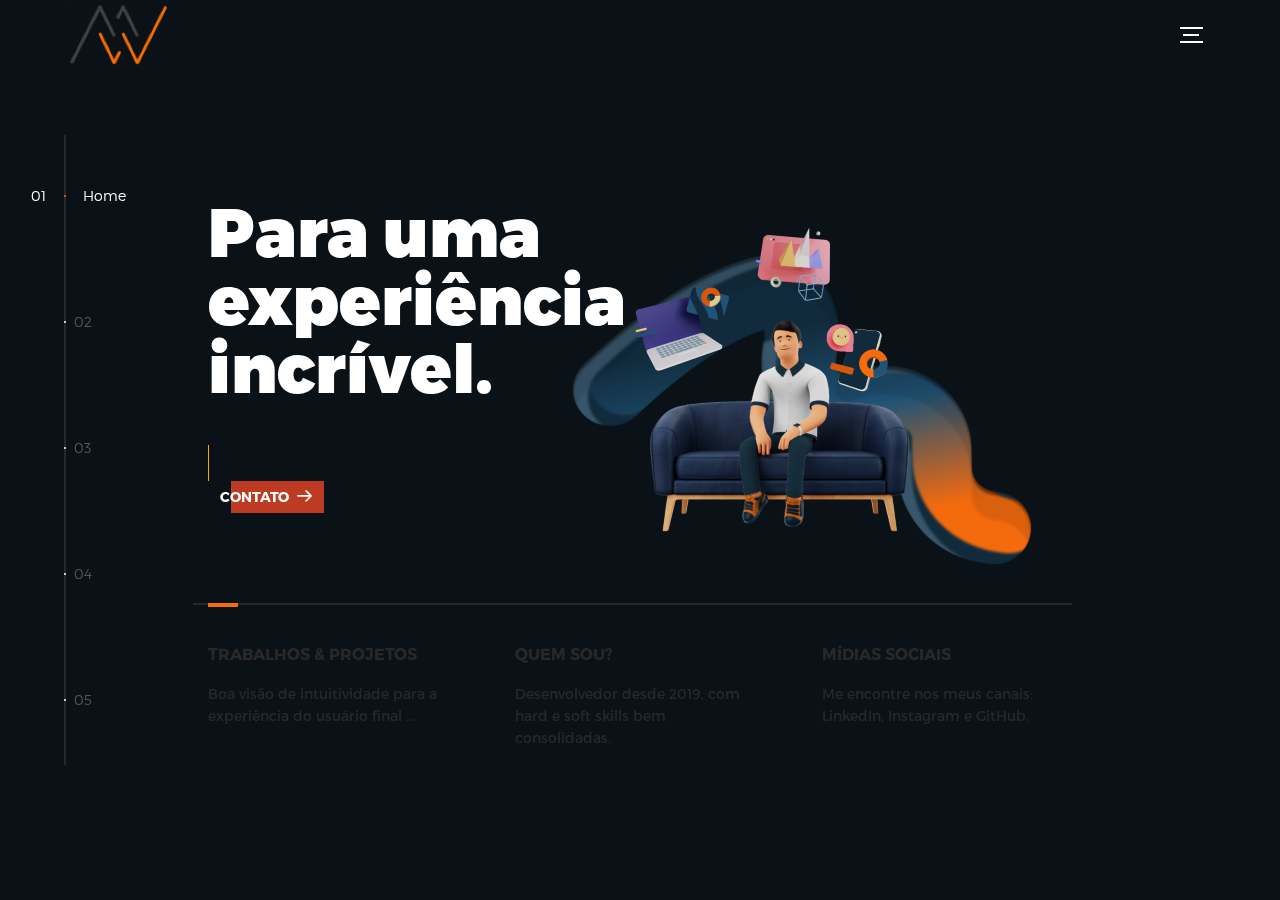
<file: index.html>
<!DOCTYPE html>
<html lang="en">
<head>
  <title>Wesley Martins - Portfolio</title>
  <link rel="shortcut icon" href="assets/img/android-chrome-512x512.png" />
  <meta charset="utf-8">
  <meta name="viewport" content="width=device-width, initial-scale=1">
  <meta http-equiv="X-UA-Compatible" content="IE=edge">
  <meta name="description" content="HTML5 website template">
  <meta name="keywords" content="template, html, sass, jquery">
  <meta name="author" content="Bucky Maler">
  <link rel="stylesheet" href="assets/css/main.css">
</head>
<body>

<!-- notification for small viewports and landscape oriented smartphones -->
<div class="device-notification">
  <a class="device-notification--logo" href="#0">
    <img src="assets/img/logo.png" alt="WM">
    <p>Wesley Martins - Portfolio</p>
  </a>
  <p class="device-notification--message">Por favor, oriente seu dispositivo para retrato ou encontre uma tela maior.</p>
</div>

<div class="perspective effect-rotate-left">
  <div class="container"><div class="outer-nav--return"></div>
    <div id="viewport" class="l-viewport">
      <div class="l-wrapper">
        <header class="header">
          <a class="header--logo" href="#0">
            <img src="assets/img/logo.png" alt="WM">
          </a>
          <div class="header--nav-toggle">
            <span></span>
          </div>
        </header>
        <nav class="l-side-nav">
          <ul class="side-nav">
            <li class="is-active"><span>Home</span></li>
            <li><span>Trabalhos</span></li>
            <li><span>Sobre</span></li>
            <li><span>Mídias</span></li>
            <li><span>Contato</span></li>
          </ul>
        </nav>
        <ul class="l-main-content main-content">
          <li class="l-section section section--is-active">
            <div class="intro">
              <div class="intro--banner">
                <h1>Para uma<br>experiência<br>incrível.</h1>

                <style>
                  .container{
                    display: inline-flexbox;
                  }
                  .typed-out{
                    overflow: hidden;
                    border-right: .1rem solid orange;
                    white-space: nowrap;
                    font-size: 1.4rem;
                    width: 0;
                    animation: 
                      typing 4s steps(20, end) forwards,
                      blink .8s;
                }
                  @keyframes typing {
                    from { width: 0 }
                    to { width: 24rem }
                  }
                  
                </style>
                <div class="typed-out">Web Developer e UI Designer.</div>
                <button class="cta">Contato
                  <svg version="1.1" id="Layer_1" xmlns="http://www.w3.org/2000/svg" xmlns:xlink="http://www.w3.org/1999/xlink" x="0px" y="0px" viewBox="0 0 150 118" style="enable-background:new 0 0 150 118;" xml:space="preserve">
                  <g transform="translate(0.000000,118.000000) scale(0.100000,-0.100000)">
                    <path d="M870,1167c-34-17-55-57-46-90c3-15,81-100,194-211l187-185l-565-1c-431,0-571-3-590-13c-55-28-64-94-18-137c21-20,33-20,597-20h575l-192-193C800,103,794,94,849,39c20-20,39-29,61-29c28,0,63,30,298,262c147,144,272,271,279,282c30,51,23,60-219,304C947,1180,926,1196,870,1167z"/>
                  </g>
                  </svg>
                  <span class="btn-background"></span>
                </button>
                <img src="assets/img/backimg.png" class="img-fluid" alt="Welcome">
              </div>
              <div class="intro--options">
                <a>
                  <h3>Trabalhos &amp; Projetos</h3>
                  <p>Boa visão de intuitividade para a experiência do usuário final ... </p>
                </a>

                <a >
                  <h3>Quem sou?</h3>
                  <p>Desenvolvedor desde 2019, com hard e soft skills bem consolidadas.</p>
                </a>
                <a>
                  <h3>Mídias sociais</h3>
                  <p>Me encontre nos meus canais: LinkedIn, Instagram e GitHub.</p>
                </a>
              </div>
            </div>
          </li>
          <li class="l-section section" >
            <div class="work"  >
              <div class= "prfvr"> 
              <h2>Galeria</h2>
              <div class="work--lockup">
                <ul class="slider">
                  <li class="slider--item slider--item-left">
                    <a href="#0">
                      <div class="slider--item-image">
                        <img src="assets/img/disc.jpg" alt="Distrital">
                      </div>
                      <p class="slider--item-title">Distrital</p>
                      <p class="slider--item-description">Aplicativo desenvolvido para Igreja Adventista Do Sétimo Dia, Distrito Ipiranga. Feito em formato rede social virtual.</p>
                    </a>
                  </li>
                  <li class="slider--item slider--item-center">
                    <a href="https://github.com/wesleybmartins124/UX_MuralMestre.git">
                      <div class="slider--item-image">
                        <img src="assets/img/MM.jpg" alt="Mural do Mestre">
                      </div>
                      <p class="slider--item-title">Mural do Mestre</p>
                      <p class="slider--item-description">Aplicativo acadêmico para a rotina do professor, seja ele de nível básico ao universitário.</p>
                    </a>
                  </li>
                  <li class="slider--item slider--item-right">
                    <a href="https://www.figma.com/proto/PlpVzLmUfYRm51a1R2QqeN?node-id=0%3A1">
                      <div class="slider--item-image">
                        <img src="assets/img/TV.jpg" alt="TravelVacation">
                      </div>
                      <p class="slider--item-title">TravelVacation</p>
                      <p class="slider--item-description">Agência de turismo - TravelVacation realizado no Figma. Exercício de práticas UI (User Interface).</p>
                    </a>
                  </li>
                  <li class="slider--item slider--item">
                    <a href="https://www.figma.com/proto/4jZyB5B9MNay0bGMTRyGlH/Carla-MyWellness?node-id=29%3A12&scaling=scale-down&page-id=0%3A1&starting-point-node-id=24%3A2&show-proto-sidebar=1">
                      <div class="slider--item-image">
                        <img src="assets/img/MW.jpg" alt="MyWellness">
                      </div>
                      <p class="slider--item-title">MyWellness</p>
                      <p class="slider--item-description">Jornada do Usuário, fluxo do usuário, Wireframes e protótipo de alta qualidade feito em 3 dias.</p>
                    </a>
                  </li>
                </ul>
                <div class="slider--prev">
                  <svg version="1.1" id="Layer_1" xmlns="http://www.w3.org/2000/svg" xmlns:xlink="http://www.w3.org/1999/xlink" x="0px" y="0px"
                  viewBox="0 0 150 118" style="enable-background:new 0 0 150 118;" xml:space="preserve">
                  <g transform="translate(0.000000,118.000000) scale(0.100000,-0.100000)">
                    <path d="M561,1169C525,1155,10,640,3,612c-3-13,1-36,8-52c8-15,134-145,281-289C527,41,562,10,590,10c22,0,41,9,61,29
                    c55,55,49,64-163,278L296,510h575c564,0,576,0,597,20c46,43,37,109-18,137c-19,10-159,13-590,13l-565,1l182,180
                    c101,99,187,188,193,199c16,30,12,57-12,84C631,1174,595,1183,561,1169z"/>
                  </g>
                  </svg>
                </div>
                <div class="slider--next">
                  <svg version="1.1" id="Layer_1" xmlns="http://www.w3.org/2000/svg" xmlns:xlink="http://www.w3.org/1999/xlink" x="0px" y="0px" viewBox="0 0 150 118" style="enable-background:new 0 0 150 118;" xml:space="preserve">
                  <g transform="translate(0.000000,118.000000) scale(0.100000,-0.100000)">
                    <path d="M870,1167c-34-17-55-57-46-90c3-15,81-100,194-211l187-185l-565-1c-431,0-571-3-590-13c-55-28-64-94-18-137c21-20,33-20,597-20h575l-192-193C800,103,794,94,849,39c20-20,39-29,61-29c28,0,63,30,298,262c147,144,272,271,279,282c30,51,23,60-219,304C947,1180,926,1196,870,1167z"/>
                  </g>
                  </svg>
                </div>
              </div>
            </div>
          </li>
          <li class="l-section section">
            <div class="about">
              <div class="about--banner">
                <h2>Olá!<br>Eu sou<br>Wesley<br>Bezerra</h2>
                <h4>Olá , eu sou Wesley Bezerra Martins e sou programador Front-End desde 2019. 
               A programação Front End possibilitou inúmeras experiências profissionais para mim. 
              Com conhecimentos em JavaScript ( mais especificadamente: React e React Native),
              consegui realizar projetos altamente performáticos. 
         Atualmente estou estudando Análise e Desenvolvimento de Sistemas na FATEC - 
          Antônio Russo e tenho habilitação técnica em Desenvolvimento de Sistemas pela Etec Jorge Street.</h4>
          <br>
                <a href="assets/img/CV.pdf" >Ver Currículo
                
                </a>
                <img src="assets/img/about-visual.png" alt="Sobre">
              </div>
            </div>
          </li>
          <li class="l-section section">
            <div class="contact">
              <div class="contact--lockup">
                <div class="modal">
                  <div class="modal--information">
                    <h3>Se quiser me acompanhar...</h3>
                    <a href="mailto:wesleybezerramartins@gmail.com">wesleybezerramartins@gmail.com</a>
                    <a >Minhas redes sociais:</a>
                  </div>
                  <ul class="modal--options">
                    <li><a href="https://www.linkedin.com/in/wesley-bezerra-0579811a2/">LinkedIn</a></li>
                    <li><a href="https://www.instagram.com/wesley_bmartins/">Instagram</a></li>
                    <li><a href="https://github.com/wesleybmartins124">GitHub</a></li>
                  </ul>
                </div>
              </div>
            </div>
          </li>
          <li class="l-section section">
            <div class="hire">
              <h2>Dúvidas? Só me mandar um e-mail 😉</h2>
              <!-- checkout formspree.io for easy form setup -->
              <form class="work-request" action="https://formsubmit.co/wesleybezerramartins@gmail.com" method="POST">
                <div class="work-request--information">
                  <div class="information-name">
                    <input name="name" type="text" spellcheck="false">
                    <label for="name">Nome</label>
                  </div> 
                  <div class="information-email">
                    <input name="email" type="email" spellcheck="false">
                    <label for="email">Email</label>
                  </div>
                </div>
                <div>
                <div>
                <textarea style="background-color:transparent; width:85vmin; margin-right: 1em;" name="message" rows="5" type="message" placeholder="Sua mensagem" required></textarea>
                <input type="hidden" name="_next" value="https://wesleybmartins124.github.io/Wesley-Martins---Portofolio/dank.html">
              </div>
            </div>
                <input type="submit" value="Enviar">
              </form>
            </div>
          </li>
        </ul>
      </div>
    </div>
  </div>
  <ul class="outer-nav">
    <li class="is-active">Home</li>
    <li>Trabalhos</li>
    <li>Sobre</li>
    <li>Mídias</li>
    <li>Contato</li>
  </ul>
</div>

<script src="https://ajax.googleapis.com/ajax/libs/jquery/2.2.4/jquery.min.js"></script>
<script>window.jQuery || document.write('<script src="assets/js/vendor/jquery-2.2.4.min.js"><\/script>')</script>
<script src="assets/js/functions-min.js"></script>
<script type="text/javascript" src="assets/js/main.js"></script>
</body>
</html>
</file>
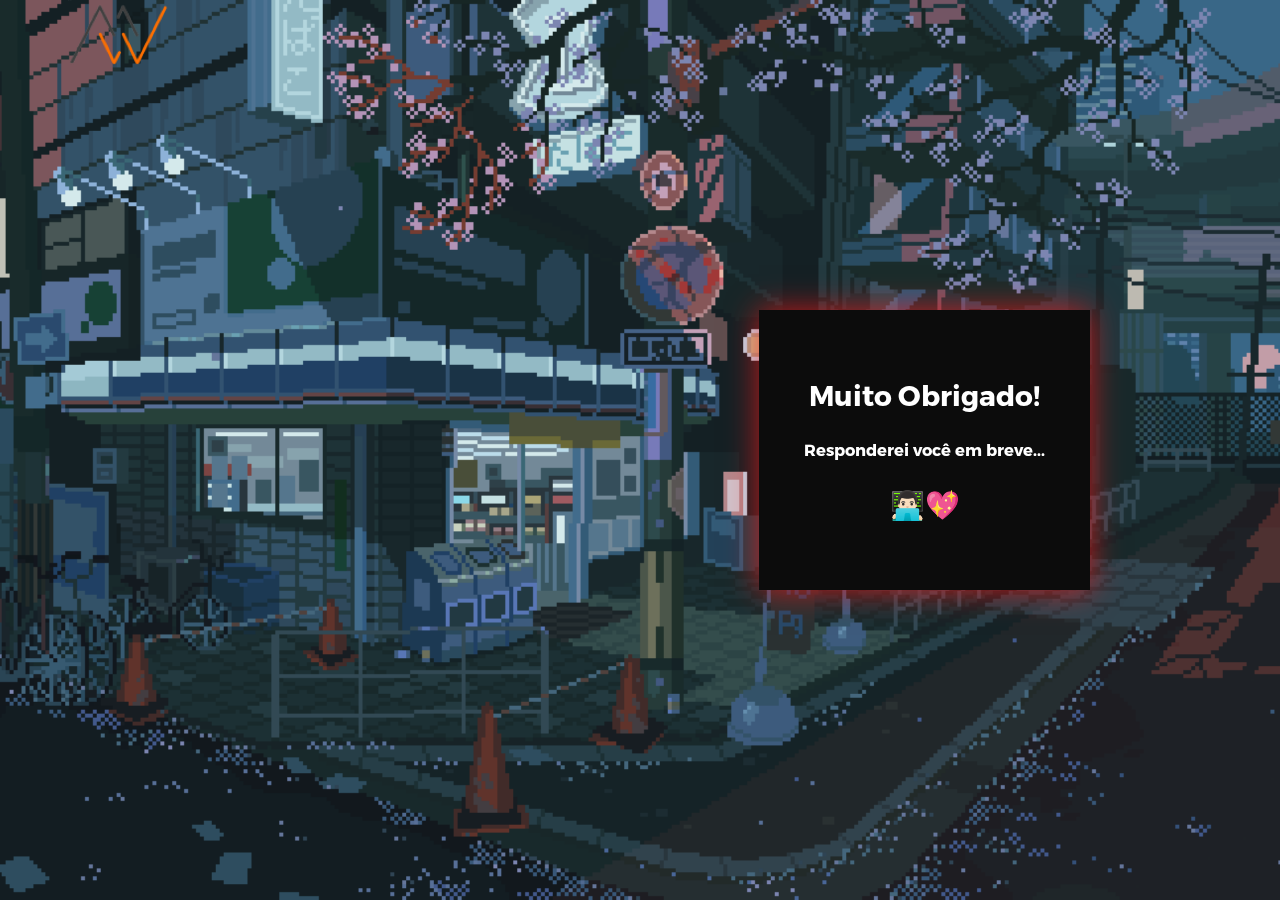
<file: dank.html>
<!DOCTYPE html>
<html lang="en">
<head>
  <title>Wesley Martins - Portfolio</title>
  <link rel="shortcut icon" href="assets/img/android-chrome-512x512.png" />
  <meta charset="utf-8">
  <meta name="viewport" content="width=device-width, initial-scale=1">
  <meta http-equiv="X-UA-Compatible" content="IE=edge">
  <meta name="description" content="HTML5 website template">
  <meta name="keywords" content="template, html, sass, jquery">
  <meta name="author" content="Bucky Maler">
  <link rel="stylesheet" href="assets/css/main.css">
</head>
<body>

<!-- notification for small viewports and landscape oriented smartphones -->
<div class="device-notification">
  <a class="device-notification--logo" href="#0">
    <img src="assets/img/logo.png" alt="WM">
    <p>Wesley Martins - Portfolio</p>
  </a>
  <p class="device-notification--message">Por favor, oriente seu dispositivo para retrato ou encontre uma tela maior.</p>
</div>

<div class="perspective effect-rotate-left">
  <div class="container"><div class="outer-nav--return"></div>
    <div id="viewport" class="l-viewport">
      <div class="l-wrapper">
        <header class="header">
          <a class="header--logo" href="index.html">
            <img src="assets/img/logo.png" alt="WM">
          </a>
        </header>
    
                  <div class="contact">
                    <div class="contact--lockup">
                      <div class="modal" >
                        <div class="modal--information">
                          <h1>Muito Obrigado!</h1>
                          <h3 >Responderei você em breve...
                          </h3>
                          <h1>👨🏻‍💻💖</h1>
                        </div>
                      </div>
                    </div>
                  </div>
                </li>

               
          </li>
        </ul>
      </div>
    </div>
  </div>

</div>

<script src="https://ajax.googleapis.com/ajax/libs/jquery/2.2.4/jquery.min.js"></script>
<script>window.jQuery || document.write('<script src="assets/js/vendor/jquery-2.2.4.min.js"><\/script>')</script>
<script src="assets/js/functions-min.js"></script>
<script type="text/javascript" src="assets/js/main.js"></script>
</body>
</html>
</file>
<file: assets/css/main.css>
﻿@font-face{font-family:'Montserrat';src:url("fonts/Montserrat-Black.eot");src:local("☺"),url("fonts/Montserrat-Black.woff") format("woff"),url("fonts/Montserrat-Black.ttf") format("truetype"),url("fonts/Montserrat-Black.svg") format("svg");font-weight:900;font-style:normal}@font-face{font-family:'Montserrat';src:url("fonts/Montserrat-Bold.eot");src:local("☺"),url("fonts/Montserrat-Bold.woff") format("woff"),url("fonts/Montserrat-Bold.ttf") format("truetype"),url("fonts/Montserrat-Bold.svg") format("svg");font-weight:700;font-style:normal}@font-face{font-family:'Montserrat';src:url("fonts/Montserrat-Regular.eot");src:local("☺"),url("fonts/Montserrat-Regular.woff") format("woff"),url("fonts/Montserrat-Regular.ttf") format("truetype"),url("fonts/Montserrat-Regular.svg") format("svg");font-weight:400;font-style:normal}@font-face{font-family:'Montserrat';src:url("fonts/Montserrat-Light.eot");src:local("☺"),url("fonts/Montserrat-Light.woff") format("woff"),url("fonts/Montserrat-Light.ttf") format("truetype"),url("fonts/Montserrat-Light.svg") format("svg");font-weight:300;font-style:normal}/*! normalize.css v3.0.2 | MIT License | git.io/normalize */html{font-family:sans-serif;-ms-text-size-adjust:100%;-webkit-text-size-adjust:100%}body{margin:0}article,aside,details,figcaption,figure,footer,header,hgroup,main,menu,nav,section,summary{display:block}audio,canvas,progress,video{display:inline-block;vertical-align:baseline}audio:not([controls]){display:none;height:0}[hidden],template{display:none}a{background-color:transparent}a:active,a:hover{outline:0}abbr[title]{border-bottom:1px dotted}b,strong{font-weight:bold}dfn{font-style:italic}h1{font-size:2em;margin:0.67em 0}mark{background:#ff0;color:#112B3C}small{font-size:80%}sub,sup{font-size:75%;line-height:0;position:relative;vertical-align:baseline}sup{top:-0.5em}sub{bottom:-0.25em}img{border:0}svg:not(:root){overflow:hidden}figure{margin:1em 40px}hr{box-sizing:content-box;height:0}pre{overflow:auto}code,kbd,pre,samp{font-family:monospace, monospace;font-size:1em}button,input,optgroup,select,textarea{color:inherit;font:inherit;margin:0},button{overflow:visible}button,select{text-transform:none}button,html input[type="button"],input[type="reset"],input[type="submit"]{-webkit-appearance:button;cursor:pointer}button[disabled],html input[disabled]{cursor:default}button::-moz-focus-inner,input::-moz-focus-inner{border:0;padding:0}input{line-height:normal}input[type="checkbox"],input[type="radio"]{box-sizing:border-box;padding:0}input[type="number"]::-webkit-inner-spin-button,input[type="number"]::-webkit-outer-spin-button{height:auto}input[type="search"]{-webkit-appearance:textfield;box-sizing:content-box}input[type="search"]::-webkit-search-cancel-button,input[type="search"]::-webkit-search-decoration{-webkit-appearance:none}fieldset{border:1px solid #c0c0c0;margin:0 2px;padding:0.35em 0.625em 0.75em}legend{border:0;padding:0}textarea{overflow:auto}optgroup{font-weight:bold}table{border-collapse:collapse;border-spacing:0}td,th{padding:0}::-moz-selection{background:#575122}::selection{background:#FFF498}::-moz-selection{background:#FFF498}img::-moz-selection{background:transparent}img::selection{background:transparent}img::-moz-selection{background:transparent}body{-webkit-tap-highlight-color:#FFF498}body{background-color:#0a1218;font-size:14px;line-height:1.6;font-family:"Montserrat",sans-serif;color:#fff;-webkit-font-smoothing:antialiased;-webkit-text-size-adjust:100%}.l-viewport{position:relative;width:100%;height:100vh;box-shadow:0 0 45px 5px #F66B0E;overflow:hidden}.l-wrapper{position:relative;width:1440px;max-width:90%;height:100%;margin:0 auto}.l-side-nav{position:absolute;left:0;display:-webkit-box;display:-webkit-flex;display:-ms-flexbox;display:flex;height:100%;-webkit-box-align:center;-webkit-align-items:center;-ms-flex-align:center;align-items:center}.l-side-nav::before{content:"";position:absolute;top:50%;left:0;-webkit-transform:translateY(-50%);transform:translateY(-50%);width:2px;height:70%;max-height:750px;background-color:#555;opacity:.35;z-index:10}@media (max-width: 1180px){.l-side-nav{display:none}}.l-main-content{position:relative;width:100%;height:100%;margin:0;padding:0;list-style:none}.l-section{position:absolute;width:100%;height:100%}.device-notification{display:none;position:fixed;top:0;left:0;width:100%;height:100%;-webkit-box-orient:vertical;-webkit-box-direction:normal;-webkit-flex-direction:column;-ms-flex-direction:column;flex-direction:column;-webkit-box-align:center;-webkit-align-items:center;-ms-flex-align:center;-ms-grid-row-align:center;align-items:center;-webkit-box-pack:center;-webkit-justify-content:center;-ms-flex-pack:center;justify-content:center;background-color:#646464;z-index:12}.device-notification--logo{display:-webkit-box;display:-webkit-flex;display:-ms-flexbox;display:flex;-webkit-box-align:center;-webkit-align-items:center;-ms-flex-align:center;align-items:center;text-decoration:none;color:#fff}.device-notification--logo p{margin:0 0 0 10px;font-size:16px;font-weight:700;text-transform:uppercase}.device-notification--message{width:70%;margin:30px 0 0 0;font-weight:700;text-align:center}@media (max-width: 767px) and (min-width: 601px) and (max-height: 680px){.device-notification{display:-webkit-box;display:-webkit-flex;display:-ms-flexbox;display:flex}}@media (max-width: 600px) and (min-width: 480px) and (max-height: 580px){.device-notification{display:-webkit-box;display:-webkit-flex;display:-ms-flexbox;display:flex}}@media (max-width: 736px) and (min-width: 360px) and (orientation: landscape){.device-notification{display:-webkit-box;display:-webkit-flex;display:-ms-flexbox;display:flex}}@media(max-width: 359px){.device-notification{display:-webkit-box;display:-webkit-flex;display:-ms-flexbox;display:flex}}.section{opacity:0;visibility:hidden;-webkit-transition:opacity .4s ease-in-out,visibility 0s .4s;transition:opacity .4s ease-in-out,visibility 0s .4s}.section--is-active{opacity:1;visibility:visible;z-index:1;-webkit-transition:opacity .4s ease-in-out .4s;transition:opacity .4s ease-in-out .4s}.section--next{-webkit-transform:translateY(-45px);transform:translateY(-45px);-webkit-transition:-webkit-transform .4s ease-in-out;transition:-webkit-transform .4s ease-in-out;transition:transform .4s ease-in-out;transition:transform .4s ease-in-out, -webkit-transform .4s ease-in-out}.section--prev{-webkit-transform:translateY(45px);transform:translateY(45px);-webkit-transition:-webkit-transform .4s ease-in-out;transition:-webkit-transform .4s ease-in-out;transition:transform .4s ease-in-out;transition:transform .4s ease-in-out, -webkit-transform .4s ease-in-out}.header{position:absolute;top:0;left:0;display:-webkit-box;display:-webkit-flex;display:-ms-flexbox;display:flex;width:100%;height:70px;-webkit-box-align:center;-webkit-align-items:center;-ms-flex-align:center;align-items:center;-webkit-box-pack:justify;-webkit-justify-content:space-between;-ms-flex-pack:justify;justify-content:space-between;z-index:10}.header--logo{display:-webkit-box;display:-webkit-flex;display:-ms-flexbox;display:flex;-webkit-box-align:center;-webkit-align-items:center;-ms-flex-align:center;align-items:center;text-decoration:none;color:#fff}.header--logo p{margin:0 0 0 10px;font-size:16px;font-weight:700;text-transform:uppercase}.header--nav-toggle{display:-webkit-box;display:-webkit-flex;display:-ms-flexbox;display:flex;width:50px;height:50px;-webkit-box-orient:vertical;-webkit-box-direction:normal;-webkit-flex-direction:column;-ms-flex-direction:column;flex-direction:column;-webkit-box-align:center;-webkit-align-items:center;-ms-flex-align:center;align-items:center;-webkit-box-pack:center;-webkit-justify-content:center;-ms-flex-pack:center;justify-content:center;cursor:pointer}.header--nav-toggle span,.header--nav-toggle::before,.header--nav-toggle::after{content:"";position:relative;width:16px;height:2px;background-color:#fff}.header--nav-toggle::before{bottom:5px;width:23px}.header--nav-toggle::after{top:5px;width:23px}.header--cta{position:absolute;top:50%;left:50%;-webkit-transform:translate(-50%, -50%);transform:translate(-50%, -50%);padding:0 20px;line-height:30px;text-decoration:none;color:#fff;font-weight:700;text-transform:uppercase;background-color:#bd3b22;border:none;opacity:0;visibility:hidden;-webkit-transition:opacity .4s ease-in-out,visibility 0s .4s;transition:opacity .4s ease-in-out,visibility 0s .4s}.header--cta:focus{outline:none}.header--cta.is-active{opacity:1;visibility:visible;-webkit-transition:opacity .4s ease-in-out .4s;transition:opacity .4s ease-in-out .4s}@media (max-width: 767px){.header--cta{display:none}}.side-nav{position:relative;display:-webkit-box;display:-webkit-flex;display:-ms-flexbox;display:flex;width:100px;height:70%;max-height:750px;-webkit-box-orient:vertical;-webkit-box-direction:normal;-webkit-flex-direction:column;-ms-flex-direction:column;flex-direction:column;-webkit-justify-content:space-around;-ms-flex-pack:distribute;justify-content:space-around;margin:0;padding:0;list-style-position:inside;z-index:10}.side-nav>li{position:relative;top:-5px;color:#fff;font-size:6px;cursor:pointer}.side-nav>li span{position:relative;top:3px;left:10px;color:#fff;font-size:14px;font-weight:300;opacity:0;visibility:hidden}.side-nav>li::before{position:absolute;top:3px;left:10px;color:#555;font-size:14px;font-weight:300}.side-nav li:nth-child(1)::before{content:"01"}.side-nav li:nth-child(2)::before{content:"02"}.side-nav li:nth-child(3)::before{content:"03"}.side-nav li:nth-child(4)::before{content:"04"}.side-nav li:nth-child(5)::before{content:"05"}.side-nav li.is-active{color:#F66B0E;-webkit-transition:color .4s ease-in-out;transition:color .4s ease-in-out}.side-nav li.is-active span{opacity:1;visibility:visible;-webkit-transition:opacity .4s ease-in-out;transition:opacity .4s ease-in-out}.side-nav li.is-active::before{left:-33px;color:#fff}.intro{position:relative;display:-webkit-box;display:-webkit-flex;display:-ms-flexbox;display:flex;width:900px;max-width:75%;height:100%;-webkit-box-orient:vertical;-webkit-box-direction:normal;-webkit-flex-direction:column;-ms-flex-direction:column;flex-direction:column;-webkit-box-pack:center;-webkit-justify-content:center;-ms-flex-pack:center;justify-content:center;margin:0 auto}@media (max-width: 1180px){.intro{max-width:100%}}.intro--banner{position:relative;height:475px}.intro--banner::before{content:"";position:absolute;bottom:20px;left:-15px;right:0;height:2px;background-color:#282828}.intro--banner::after{content:"";position:absolute;bottom:18px;left:0;width:30px;height:4px;background-color:#F66B0E}.intro--banner h1{position:relative;font-size:68px;font-weight:900;line-height:1;z-index:1}.intro--banner button{position:relative;padding:5px 17px 5px 12px;font-weight:700;text-transform:uppercase;background-color:transparent;border:none}.intro--banner button .btn-background{position:absolute;top:0;left:23px;right:0;height:100%;background-color:#bd3b22;z-index:-1;-webkit-transition:left .2s ease-in-out;transition:left .2s ease-in-out}.intro--banner button:hover .btn-background{left:0}.intro--banner button:focus{outline:none}.intro--banner button svg{position:relative;left:5px;width:15px;fill:#fff}.intro--banner img{position:absolute;bottom:21px;right:-12px}.intro--options{display:-webkit-box;display:-webkit-flex;display:-ms-flexbox;display:flex;-webkit-box-pack:justify;-webkit-justify-content:space-between;-ms-flex-pack:justify;justify-content:space-between;margin:0;padding:0;list-style:none}.intro--options>a{max-width:250px;text-decoration:none;color:#282828;-webkit-transition:color .2s ease-in-out;transition:color .2s ease-in-out}.intro--options>a:hover{color:#fff}.intro--options h3{font-size:16px;text-transform:uppercase}.intro--options p{margin-bottom:0}@media (max-width: 900px){.intro--banner{height:380px}.intro--banner h1{font-size:55px}.intro--banner img{width:430px}.intro--options>a{margin-right:30px}.intro--options>a:last-child{margin-right:0}}@media (max-width: 767px){.intro--banner{height:305px}.intro--banner h1{font-size:44px}.intro--banner img{width:330px}.intro--options{display:block}.intro--options>a{display:block;max-width:100%;margin:0 0 30px 0}.intro--options>a:last-child{margin-bottom:0}}@media (max-width: 600px){.intro--banner{height:360px}.intro--banner h1{font-size:55px}.intro--banner img{display:none}}@media (max-width: 600px) and (max-height: 750px){.intro--banner{height:auto}.intro--banner::before,.intro--banner::after{display:none}.intro--banner h1{margin-top:0}.intro--options{display:none}}.work{position:relative;display:-webkit-box;display:-webkit-flex;display:-ms-flexbox;display:flex;width:960px;max-width:80%;height:100%;-webkit-box-orient:vertical;-webkit-box-direction:normal;-webkit-flex-direction:column;-ms-flex-direction:column;flex-direction:column;-webkit-box-pack:center;-webkit-justify-content:center;-ms-flex-pack:center;justify-content:center;margin:0 auto}@media (max-width: 1180px){.work{max-width:100%}}.work h2{margin:0 0 20px 0;font-size:30px;text-align:center}.work--lockup{position:relative}.work--lockup .slider{position:relative;display:-webkit-box;display:-webkit-flex;display:-ms-flexbox;display:flex;width:80%;margin:0 auto;padding:0;list-style:none}.work--lockup .slider--item{position:absolute;display:none;text-align:center}.work--lockup .slider--item a{text-decoration:none;color:#858585}.work--lockup .slider--item-title{margin-top:10px;font-size:12px;font-weight:700;text-transform:uppercase}.work--lockup .slider--item-description{display:none;max-width:250px;margin:0 auto}.work--lockup .slider--item-image{width:150px;height:150px;margin:0 auto;border-radius:50%;overflow:hidden}.work--lockup .slider--item-image img{width:100%}.work--lockup .slider--item-left{top:50%;left:0;-webkit-transform:translateY(-50%);transform:translateY(-50%);display:block}.work--lockup .slider--item-right{top:50%;right:0;-webkit-transform:translateY(-50%);transform:translateY(-50%);display:block}.work--lockup .slider--item-center{position:relative;top:30px;left:50%;-webkit-transform:translateX(-50%);transform:translateX(-50%);display:block}.work--lockup .slider--item-center a{color:#fff}.work--lockup .slider--item-center .slider--item-title{margin-top:25px;font-size:16px}.work--lockup .slider--item-center .slider--item-description{display:block}.work--lockup .slider--item-center .slider--item-image{width:300px;height:300px}.work--lockup .slider--next,.work--lockup .slider--prev{position:absolute;top:160px;display:-webkit-box;display:-webkit-flex;display:-ms-flexbox;display:flex;width:50px;height:50px;-webkit-box-align:center;-webkit-align-items:center;-ms-flex-align:center;align-items:center;-webkit-box-pack:center;-webkit-justify-content:center;-ms-flex-pack:center;justify-content:center;background-color:#282828;border-radius:50%;cursor:pointer}.work--lockup .slider--next svg,.work--lockup .slider--prev svg{width:20px;fill:#fff}.work--lockup .slider--next{right:0}.work--lockup .slider--prev{left:0}@media (max-width: 900px){.work--lockup .slider--item-image{width:120px;height:120px}.work--lockup .slider--item-center .slider--item-image{width:240px;height:240px}.work--lockup .slider--next,.work--lockup .slider--prev{top:130px}}@media (max-width: 767px){.work--lockup .slider{width:75%}.work--lockup .slider--item-image{width:90px;height:90px}.work--lockup .slider--item-center .slider--item-image{width:190px;height:190px}.work--lockup .slider--next,.work--lockup .slider--prev{top:105px}}@media (max-width: 600px){.work--lockup .slider{width:auto}.work--lockup .slider--item-left,.work--lockup .slider--item-right{display:none}}.about{position:relative;display:-webkit-box;display:-webkit-flex;display:-ms-flexbox;display:flex;width:900px;max-width:75%;height:100%;-webkit-box-orient:vertical;-webkit-box-direction:normal;-webkit-flex-direction:column;-ms-flex-direction:column;flex-direction:column;-webkit-box-pack:center;-webkit-justify-content:center;-ms-flex-pack:center;justify-content:center;margin:0 auto}@media (max-width: 1180px){.about{max-width:100%}}.about--banner{position:relative;height:475px}.about--banner::before{content:"";position:absolute;top:20px;left:200px;-webkit-transform:rotate(-25deg);transform:rotate(-25deg);border-right-color:transparent;border-bottom-color:transparent}.about--banner::after{content:"";position:absolute;top:75px;left:400px;-webkit-transform:rotate(45deg);transform:rotate(45deg);width:10px;height:10px;background-color:transparent}.about--banner h2{position:relative;margin-top:35px;font-size:68px;font-weight:900;line-height:1;z-index:1}.about--banner a{padding:5px 17px 5px 0;text-decoration:none;color:#fff;font-weight:700;text-transform:uppercase;background-color:transparent}.about--banner a:hover svg{left:10px}.about--banner a svg{position:relative;left:5px;width:15px;fill:#fff;-webkit-transition:left .2s ease-in-out;transition:left .2s ease-in-out}.about--banner img{position:absolute;bottom:-90px;right:-12px}.about--options{display:-webkit-box;display:-webkit-flex;display:-ms-flexbox;display:flex;max-width:600px;-webkit-box-pack:justify;-webkit-justify-content:space-between;-ms-flex-pack:justify;justify-content:space-between;margin:0;padding:0;list-style:none}.about--options>a{position:relative;width:150px;height:75px;text-decoration:none;color:#fff;border:10px;background-position:center;background-size:cover;background-repeat:no-repeat}.about--options>a:nth-child(1){background-image:url("../img/about-winners.jpg")}.about--options>a:nth-child(2){background-image:url("../img/about-philosophy.jpg")}.about--options>a:nth-child(3){background-image:url("../img/about-history.jpg")}.about--options>a:hover h3{bottom:-50px}.about--options h3{position:absolute;bottom:-38px;left:10px;font-size:16px;text-transform:uppercase;-webkit-transition:bottom .2s ease-in-out,left .2s ease-in-out;transition:bottom .2s ease-in-out,left .2s ease-in-out}@media (max-width: 767px){.about--banner{height:305px}.about--banner::before{top:0;left:125px}.about--banner::after{top:35px;left:260px}.about--banner h2{margin-top:10px;font-size:44px}.about--banner h2::before{top:28px;left:168px}.about--banner h2::after{top:163px;left:163px}.about--banner img{width:315px}}@media (max-width: 600px){.about--banner{height:auto}.about--banner::before{left:155px}.about--banner::after{left:310px}.about--banner h2{margin-top:0;font-size:55px}.about--banner h2::before{top:43px;left:214px}.about--banner h2::after{top:205px;left:205px}.about--banner img{display:none}.about--options{display:none}}.contact{position:fixed;top:0;left:0;width:100%;height:100%;background-image:url("../img/background.gif");background-position:center;background-size:cover;background-repeat:no-repeat}.contact--lockup{position:relative;display:-webkit-box;display:-webkit-flex;display:-ms-flexbox;display:flex;width:900px;max-width:75%;height:100%;-webkit-box-align:center;-webkit-align-items:center;-ms-flex-align:center;align-items:center;-webkit-box-pack:end;-webkit-justify-content:flex-end;-ms-flex-pack:end;justify-content:flex-end;margin:0 auto}@media (max-width: 1180px){.contact--lockup{max-width:90%}}@media (max-width: 767px){.contact--lockup{-webkit-box-pack:center;-webkit-justify-content:center;-ms-flex-pack:center;justify-content:center}}.contact--lockup .modal{padding:45px 45px;text-align:center;background-color:#0c0c0c;box-shadow:0 0 30px 0 rgba(255, 22, 22, 0.75)}.contact--lockup .modal--information p,.contact--lockup .modal--information a{display:block;margin:14px 0;text-decoration:none;color:#fff;font-weight:700}.contact--lockup .modal--information p{margin-top:0}.contact--lockup .modal--options{margin:0;padding:0;list-style:none}.contact--lockup .modal--options>li{width:130px;margin:0 auto 25px auto}.contact--lockup .modal--options li:nth-child(1){background-color:#1769ff}.contact--lockup .modal--options li:nth-child(2){background-color:#ea4c89}.contact--lockup .modal--options li:nth-child(3){margin-bottom:0;background-color:#2d333b;text-transform:uppercase}.contact--lockup .modal--options a{display:block;width:100%;padding:8px 0;text-decoration:none;color:#fff;font-weight:700}.hire{position:relative;display:-webkit-box;display:-webkit-flex;display:-ms-flexbox;display:flex;width:700px;max-width:75%;height:100%;-webkit-box-orient:vertical;-webkit-box-direction:normal;-webkit-flex-direction:column;-ms-flex-direction:column;flex-direction:column;-webkit-box-pack:center;-webkit-justify-content:center;-ms-flex-pack:center;justify-content:center;margin:0 auto}@media (max-width: 1180px){.hire{max-width:100%}}.hire h2{margin:0 0 20px 0;font-size:30px;text-align:center}.work-request{display:-webkit-box;display:-webkit-flex;display:-ms-flexbox;display:flex;width:100%;-webkit-box-orient:vertical;-webkit-box-direction:normal;-webkit-flex-direction:column;-ms-flex-direction:column;flex-direction:column;-webkit-box-align:center;-webkit-align-items:center;-ms-flex-align:center;align-items:center;color:#fff}.work-request input[type="submit"]{width:400px;max-width:100%;line-height:50px;font-size:16px;font-weight:700;text-transform:uppercase;background-color:#0f33ff;border:none;border-radius:0}.work-request input[type="submit"]:focus{outline:none}.work-request--options{display:-webkit-box;display:-webkit-flex;display:-ms-flexbox;display:flex;width:100%;-webkit-box-orient:vertical;-webkit-box-direction:normal;-webkit-flex-direction:column;-ms-flex-direction:column;flex-direction:column;-webkit-box-align:center;-webkit-align-items:center;-ms-flex-align:center;align-items:center;margin:30px 0}.work-request--options .options-a{display:-webkit-box;display:-webkit-flex;display:-ms-flexbox;display:flex;width:100%;-webkit-box-pack:justify;-webkit-justify-content:space-between;-ms-flex-pack:justify;justify-content:space-between}.work-request--options .options-b{display:-webkit-box;display:-webkit-flex;display:-ms-flexbox;display:flex;width:72%;-webkit-flex-wrap:wrap;-ms-flex-wrap:wrap;flex-wrap:wrap;-webkit-justify-content:space-around;-ms-flex-pack:distribute;justify-content:space-around}.work-request--options label{display:block;width:200px;margin-bottom:30px;line-height:50px;font-size:16px;font-weight:700;text-align:center;border:2px solid #fff;cursor:pointer;-webkit-transition:background-color .2s ease-in-out,border-color .2s ease-in-out;transition:background-color .2s ease-in-out,border-color .2s ease-in-out}.work-request--options label svg{position:relative;left:-5px;width:0;fill:#fff;-webkit-transition:width .2s ease-in-out;transition:width .2s ease-in-out}.work-request--options input[type="checkbox"]{display:none}.work-request--options input[type="checkbox"]:checked+label{background-color:#0f33ff;border-color:#0f33ff}.work-request--options input[type="checkbox"]:checked+label svg{width:15px}.work-request--information{display:-webkit-box;display:-webkit-flex;display:-ms-flexbox;display:flex;width:100%;-webkit-box-pack:justify;-webkit-justify-content:space-between;-ms-flex-pack:justify;justify-content:space-between;margin-bottom:60px}.work-request--information .information-name,.work-request--information .information-email{position:relative;width:45%;height:50px;font-size:30px;font-weight:300}.work-request--information input[type="text"],.work-request--information input[type="email"]{width:100%;padding:0 0 5px 0;background-color:transparent;border:none;border-bottom:1px solid #fff;border-radius:0}.work-request--information input[type="text"]:focus,.work-request--information input[type="email"]:focus{outline:none;background-color:#0c0c0c}.work-request--information label{position:absolute;top:0;left:0;pointer-events:none;-webkit-transition:top .2s ease-in-out,font-size .2s ease-in-out;transition:top .2s ease-in-out,font-size .2s ease-in-out}.work-request--information input:focus+label,.work-request--information input.has-value+label{top:-15px;font-size:14px}@media (max-width: 767px){.work-request--options{-webkit-box-orient:horizontal;-webkit-box-direction:normal;-webkit-flex-direction:row;-ms-flex-direction:row;flex-direction:row;-webkit-justify-content:space-around;-ms-flex-pack:distribute;justify-content:space-around}.information-full{position:relative;font-color:"#000",width:85%;height:50px;font-size:30px;font-weight:300}.work-request--information input[type="text"],.work-request--information input[type="email"]{width:100%;padding:0 0 5px 0;background-color:transparent;border:none;border-bottom:1px solid #fff;border-radius:0}.work-request--information input[type="text"]:focus,.work-request--information input[type="email"]:focus{outline:none;background-color:#0c0c0c}.work-request--information label{position:absolute;top:0;left:0;pointer-events:none;-webkit-transition:top .2s ease-in-out,font-size .2s ease-in-out;transition:top .2s ease-in-out,font-size .2s ease-in-out}.work-request--information input:focus+label,.work-request--information input.has-value+label{top:-15px;font-size:14px}@media (max-width: 767px){.work-request--options{-webkit-box-orient:horizontal;-webkit-box-direction:normal;-webkit-flex-direction:row;-ms-flex-direction:row;flex-direction:row;-webkit-justify-content:space-around;-ms-flex-pack:distribute;justify-content:space-around}.work-request--options .options-a,.work-request--options .options-b{display:block;width:auto}}@media (max-width: 600px){.work-request--options{margin:20px 0}}@media (max-width: 600px) and (max-width: 415px){.work-request--options{-webkit-box-pack:justify;-webkit-justify-content:space-between;-ms-flex-pack:justify;justify-content:space-between}}@media (max-width: 600px){.work-request--options label{width:150px;margin-bottom:15px;font-size:14px}.work-request--options input[type="checkbox"]:checked+label svg{width:12px}.work-request--information{margin-bottom:30px}.work-request--information .information-name,.work-request--information .information-email{height:40px;font-size:15px}} .information-full{height:40px;font-size:15px}}.perspective{position:relative;width:100%;height:100%;overflow:hidden}.perspective--modalview{position:fixed;-webkit-perspective:1500px;perspective:1500px}.container{position:relative;-webkit-transform:translateZ(0) translateX(0) rotateY(0deg);transform:translateZ(0) translateX(0) rotateY(0deg);min-height:100%;outline:30px solid #bd3b22;-webkit-transition:-webkit-transform .4s;transition:-webkit-transform .4s;transition:transform .4s;transition:transform .4s, -webkit-transform .4s}.modalview .container{position:absolute;width:100%;height:100%;overflow:hidden;-webkit-backface-visibility:hidden;backface-visibility:hidden}.effect-rotate-left .container{-webkit-transform-origin:0% 50%;transform-origin:0% 50%;-webkit-transition:-webkit-transform .4s;transition:-webkit-transform .4s;transition:transform .4s;transition:transform .4s, -webkit-transform .4s}.effect-rotate-left--animate .container{-webkit-transform:translateZ(-1800px) translateX(-50%) rotateY(45deg);transform:translateZ(-1800px) translateX(-50%) rotateY(45deg);outline:30px solid #F66B0E}.outer-nav{position:absolute;top:50%;left:55%;-webkit-transform:translateY(-50%);transform:translateY(-50%);-webkit-transform-style:preserve-3d;transform-style:preserve-3d;margin:0;padding:0;list-style:none;text-align:center;visibility:hidden;-webkit-transition:visibility 0s .2s;transition:visibility 0s .2s}.outer-nav.is-vis{visibility:visible}.outer-nav--return{position:absolute;top:0;left:0;width:100%;height:100%;display:none;cursor:pointer;z-index:11}.outer-nav--return.is-vis{display:block}.outer-nav>li{-webkit-transform-style:preserve-3d;transform-style:preserve-3d;-webkit-transform:translateX(350px) translateZ(-1000px);transform:translateX(350px) translateZ(-1000px);font-size:55px;font-weight:900;opacity:0;cursor:pointer;-webkit-transition:opacity .2s,-webkit-transform .2s;transition:opacity .2s,-webkit-transform .2s;transition:transform .2s,opacity .2s;transition:transform .2s,opacity .2s,-webkit-transform .2s}.outer-nav>li.is-vis{-webkit-transform:translateX(0) translateZ(0);transform:translateX(0) translateZ(0);opacity:1;-webkit-transition:opacity .4s,-webkit-transform .4s;transition:opacity .4s,-webkit-transform .4s;transition:transform .4s,opacity .4s;transition:transform .4s,opacity .4s,-webkit-transform .4s}.outer-nav>li::before{content:"";position:absolute;top:50%;left:50%;-webkit-transform:translate(-50%, -25%);transform:translate(-50%, -25%);width:110%;height:15px;opacity:0;background-color:#bd3b22}.outer-nav>li.is-active::before{opacity:1}@media (max-width: 767px){.outer-nav>li{font-size:44px}}@media (max-width: 600px){.outer-nav>li{font-size:34px}}.outer-nav li.is-vis:nth-child(2){-webkit-transition-delay:.04s;transition-delay:.04s}.outer-nav li.is-vis:nth-child(3){-webkit-transition-delay:.08s;transition-delay:.08s}.outer-nav li.is-vis:nth-child(4){-webkit-transition-delay:.12s;transition-delay:.12s}.outer-nav li.is-vis:nth-child(5){-webkit-transition-delay:.16s;transition-delay:.16s}
</file>
